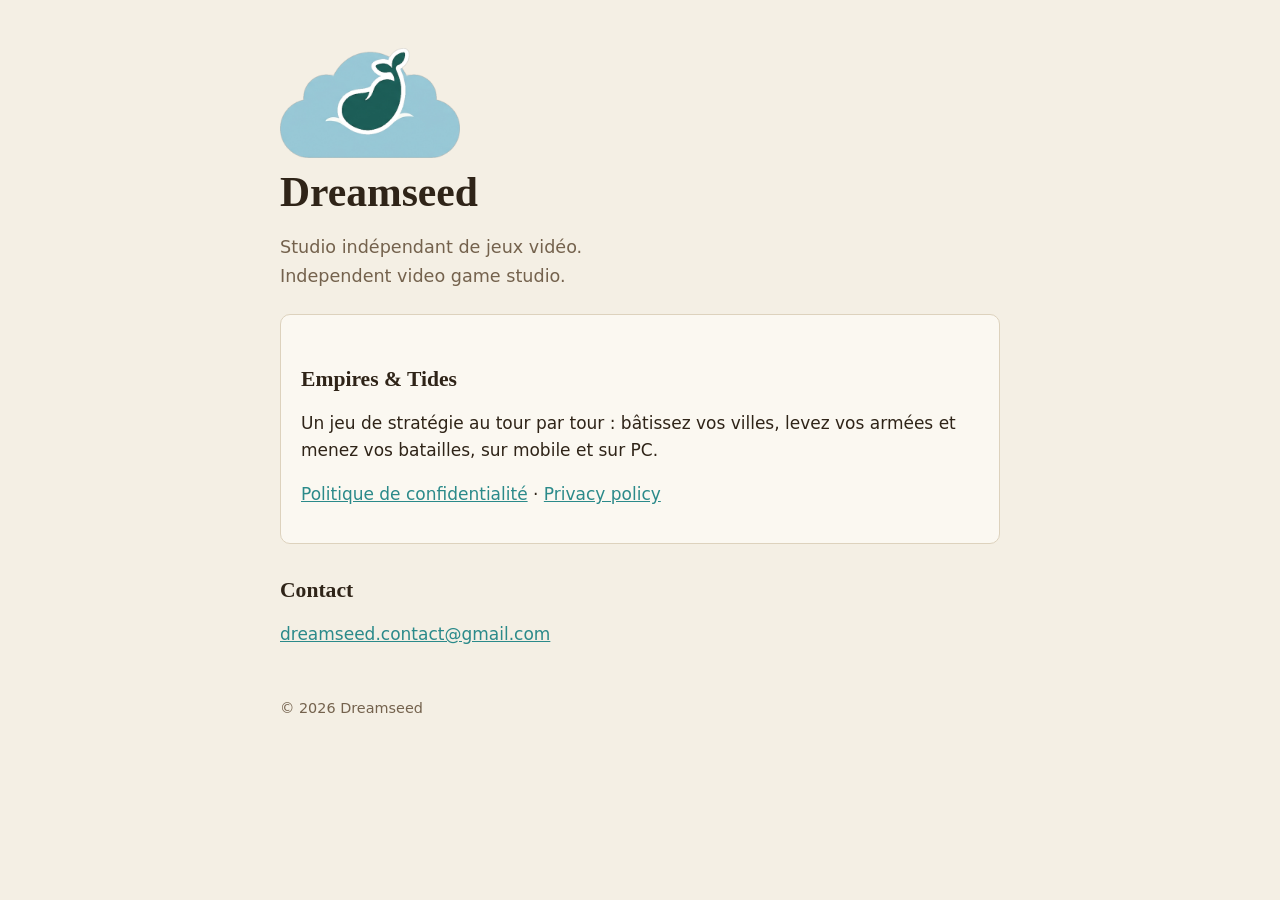
<file: index.html>
<!doctype html>
<html lang="fr">
<head>
<meta charset="utf-8">
<meta name="viewport" content="width=device-width, initial-scale=1">
<meta name="google-site-verification" content="22yK3ltRXBRqesA5T5hSFR8VyRz_FfTKOpJMDfaXZ3o" />
<meta name="google-site-verification" content="M_gw4ebWsBK5UBmvkEd6kWJoQd8cVnHSewfdrWEZ8es" />
<title>Dreamseed</title>
<meta name="description" content="Dreamseed, studio indépendant de jeux vidéo.">
<link rel="stylesheet" href="style.css">
<link rel="icon" type="image/png" href="images/favicon.png">
<link rel="apple-touch-icon" href="images/apple-touch-icon.png">
</head>
<body>
<main>
  <img class="logo" src="images/logo-titre.png" alt="" width="180" height="106">
  <h1>Dreamseed</h1>
  <p class="lead">Studio indépendant de jeux vidéo.<br>
  <span lang="en">Independent video game studio.</span></p>

  <div class="carte">
    <h2>Empires &amp; Tides</h2>
    <p>Un jeu de stratégie au tour par tour : bâtissez vos villes, levez vos armées et menez vos batailles, sur mobile et sur PC.</p>
    <p><a href="empires-tides/confidentialite.html">Politique de confidentialité</a> · <a href="empires-tides/confidentialite.html#en" lang="en">Privacy policy</a></p>
  </div>

  <h2>Contact</h2>
  <p><a href="mailto:dreamseed.contact@gmail.com">dreamseed.contact@gmail.com</a></p>

  <footer>© 2026 Dreamseed</footer>
</main>
</body>
</html>
</file>
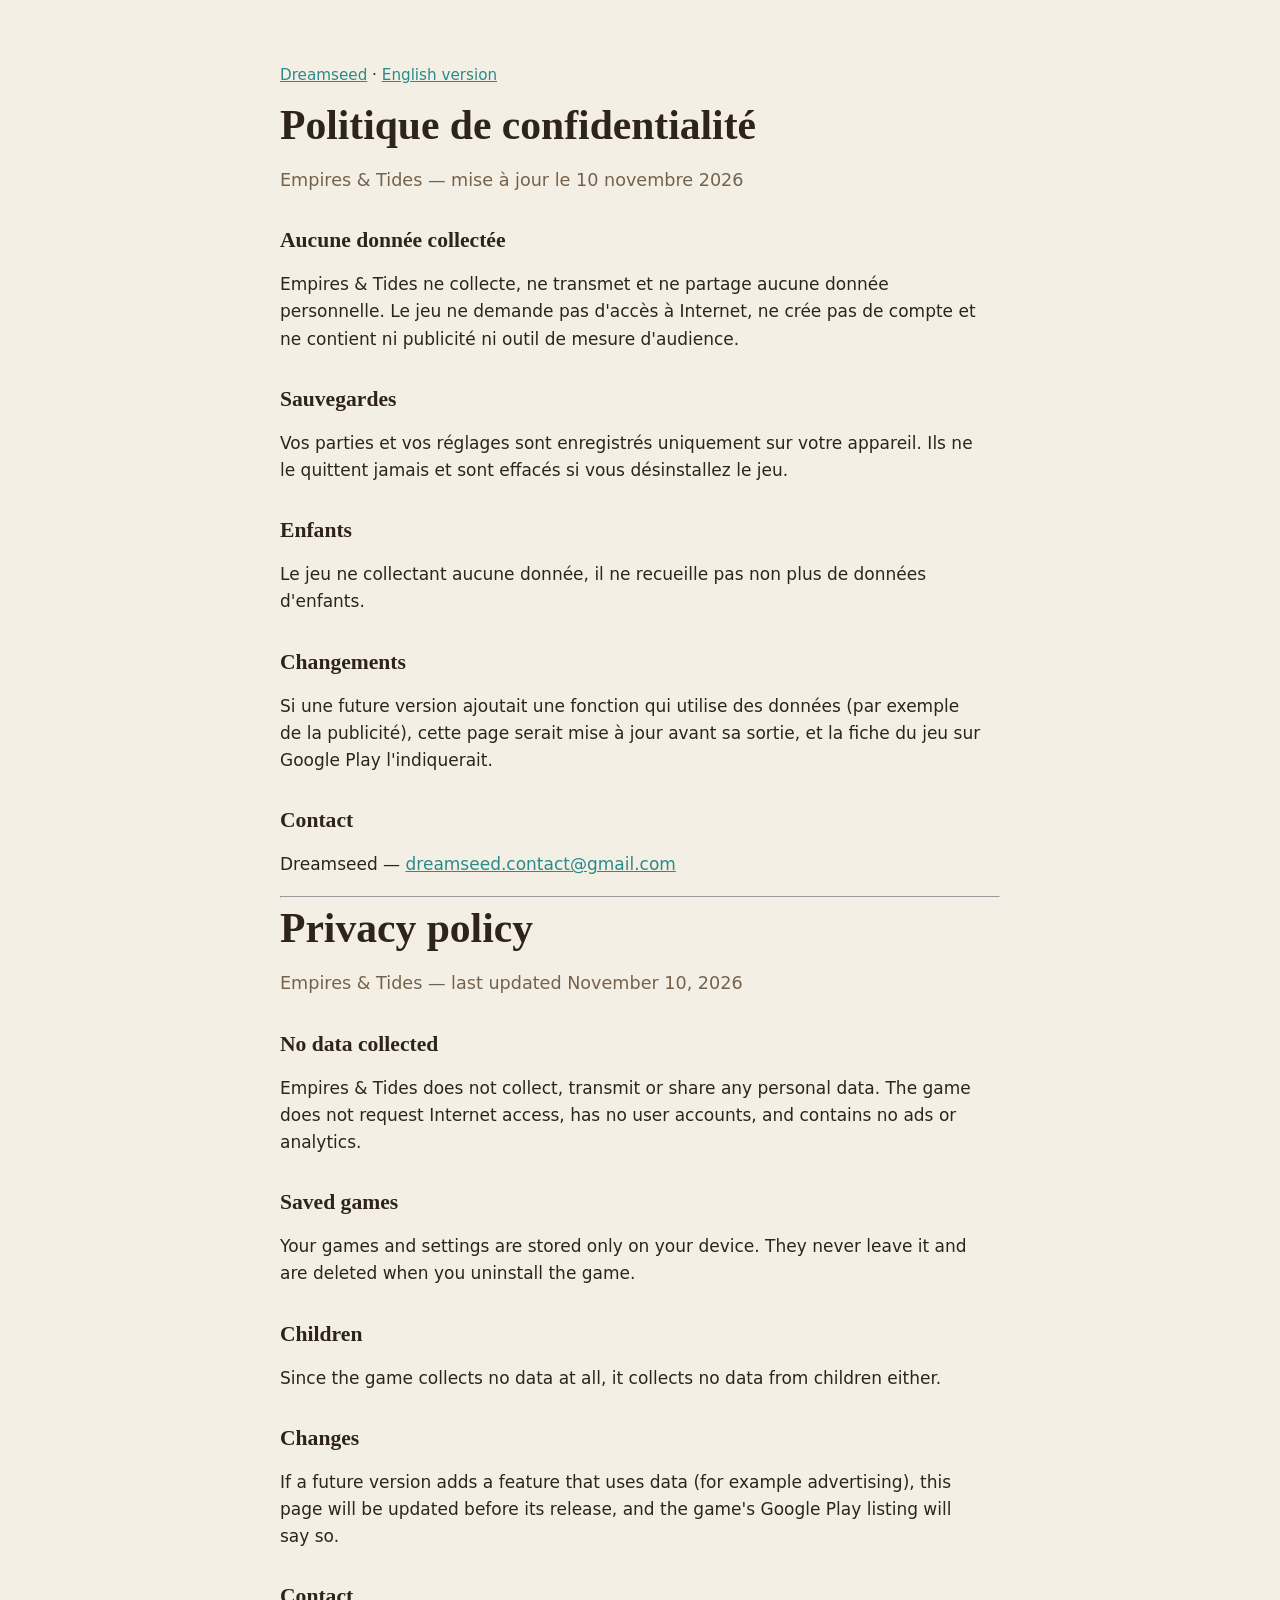
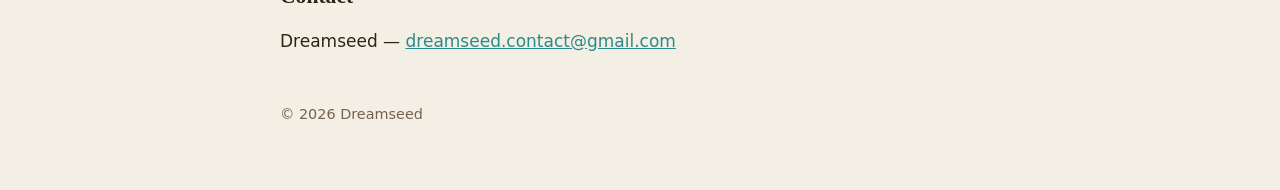
<file: empires-tides/confidentialite.html>
<!doctype html>
<html lang="fr">
<head>
<meta charset="utf-8">
<meta name="viewport" content="width=device-width, initial-scale=1">
<title>Empires &amp; Tides — Confidentialité</title>
<link rel="stylesheet" href="../style.css">
<link rel="icon" type="image/png" href="../images/favicon.png">
<link rel="apple-touch-icon" href="../images/apple-touch-icon.png">
</head>
<body>
<main>
  <p class="langues"><a href="../index.html">Dreamseed</a> · <a href="#en" lang="en">English version</a></p>
  <h1>Politique de confidentialité</h1>
  <p class="lead">Empires &amp; Tides — mise à jour le 10 novembre 2026</p>

  <h2>Aucune donnée collectée</h2>
  <p>Empires &amp; Tides ne collecte, ne transmet et ne partage aucune donnée personnelle. Le jeu ne demande pas d'accès à Internet, ne crée pas de compte et ne contient ni publicité ni outil de mesure d'audience.</p>

  <h2>Sauvegardes</h2>
  <p>Vos parties et vos réglages sont enregistrés uniquement sur votre appareil. Ils ne le quittent jamais et sont effacés si vous désinstallez le jeu.</p>

  <h2>Enfants</h2>
  <p>Le jeu ne collectant aucune donnée, il ne recueille pas non plus de données d'enfants.</p>

  <h2>Changements</h2>
  <p>Si une future version ajoutait une fonction qui utilise des données (par exemple de la publicité), cette page serait mise à jour avant sa sortie, et la fiche du jeu sur Google Play l'indiquerait.</p>

  <h2>Contact</h2>
  <p>Dreamseed — <a href="mailto:dreamseed.contact@gmail.com">dreamseed.contact@gmail.com</a></p>

  <hr id="en">

  <div lang="en">
  <h1>Privacy policy</h1>
  <p class="lead">Empires &amp; Tides — last updated November 10, 2026</p>

  <h2>No data collected</h2>
  <p>Empires &amp; Tides does not collect, transmit or share any personal data. The game does not request Internet access, has no user accounts, and contains no ads or analytics.</p>

  <h2>Saved games</h2>
  <p>Your games and settings are stored only on your device. They never leave it and are deleted when you uninstall the game.</p>

  <h2>Children</h2>
  <p>Since the game collects no data at all, it collects no data from children either.</p>

  <h2>Changes</h2>
  <p>If a future version adds a feature that uses data (for example advertising), this page will be updated before its release, and the game's Google Play listing will say so.</p>

  <h2>Contact</h2>
  <p>Dreamseed — <a href="mailto:dreamseed.contact@gmail.com">dreamseed.contact@gmail.com</a></p>
  </div>

  <footer>© 2026 Dreamseed</footer>
</main>
</body>
</html>
</file>
<file: style.css>
:root { --bg: #f4efe4; --ink: #2f2418; --muted: #74624d; --accent: #2b8a8a; --card: #fbf8f1; --line: #ddd2bd; }
@media (prefers-color-scheme: dark) { :root { --bg: #171b21; --ink: #ece3cf; --muted: #a99b84; --accent: #46b8b4; --card: #20252d; --line: #343b45; } }
* { box-sizing: border-box; }
body { margin: 0; background: var(--bg); color: var(--ink); font: 17px/1.6 "Segoe UI", system-ui, sans-serif;
  padding: 48px max(18px, env(safe-area-inset-left)) 64px; }
main { max-width: 720px; margin: 0 auto; }
h1 { font: 700 2.6rem/1.1 Georgia, "Times New Roman", serif; margin: 0 0 8px; }
h2 { font: 700 1.35rem/1.3 Georgia, serif; margin: 32px 0 8px; }
p, li { max-width: 65ch; }
.lead { color: var(--muted); font-size: 1.1rem; }
a { color: var(--accent); }
.carte { background: var(--card); border: 1px solid var(--line); border-radius: 10px; padding: 18px 20px; margin: 24px 0; }
footer { margin-top: 48px; color: var(--muted); font-size: .9rem; }
.langues { font-size: .95rem; }
.logo { display: block; width: 180px; height: auto; max-width: 100%; margin: 0 0 12px; }
</file>
